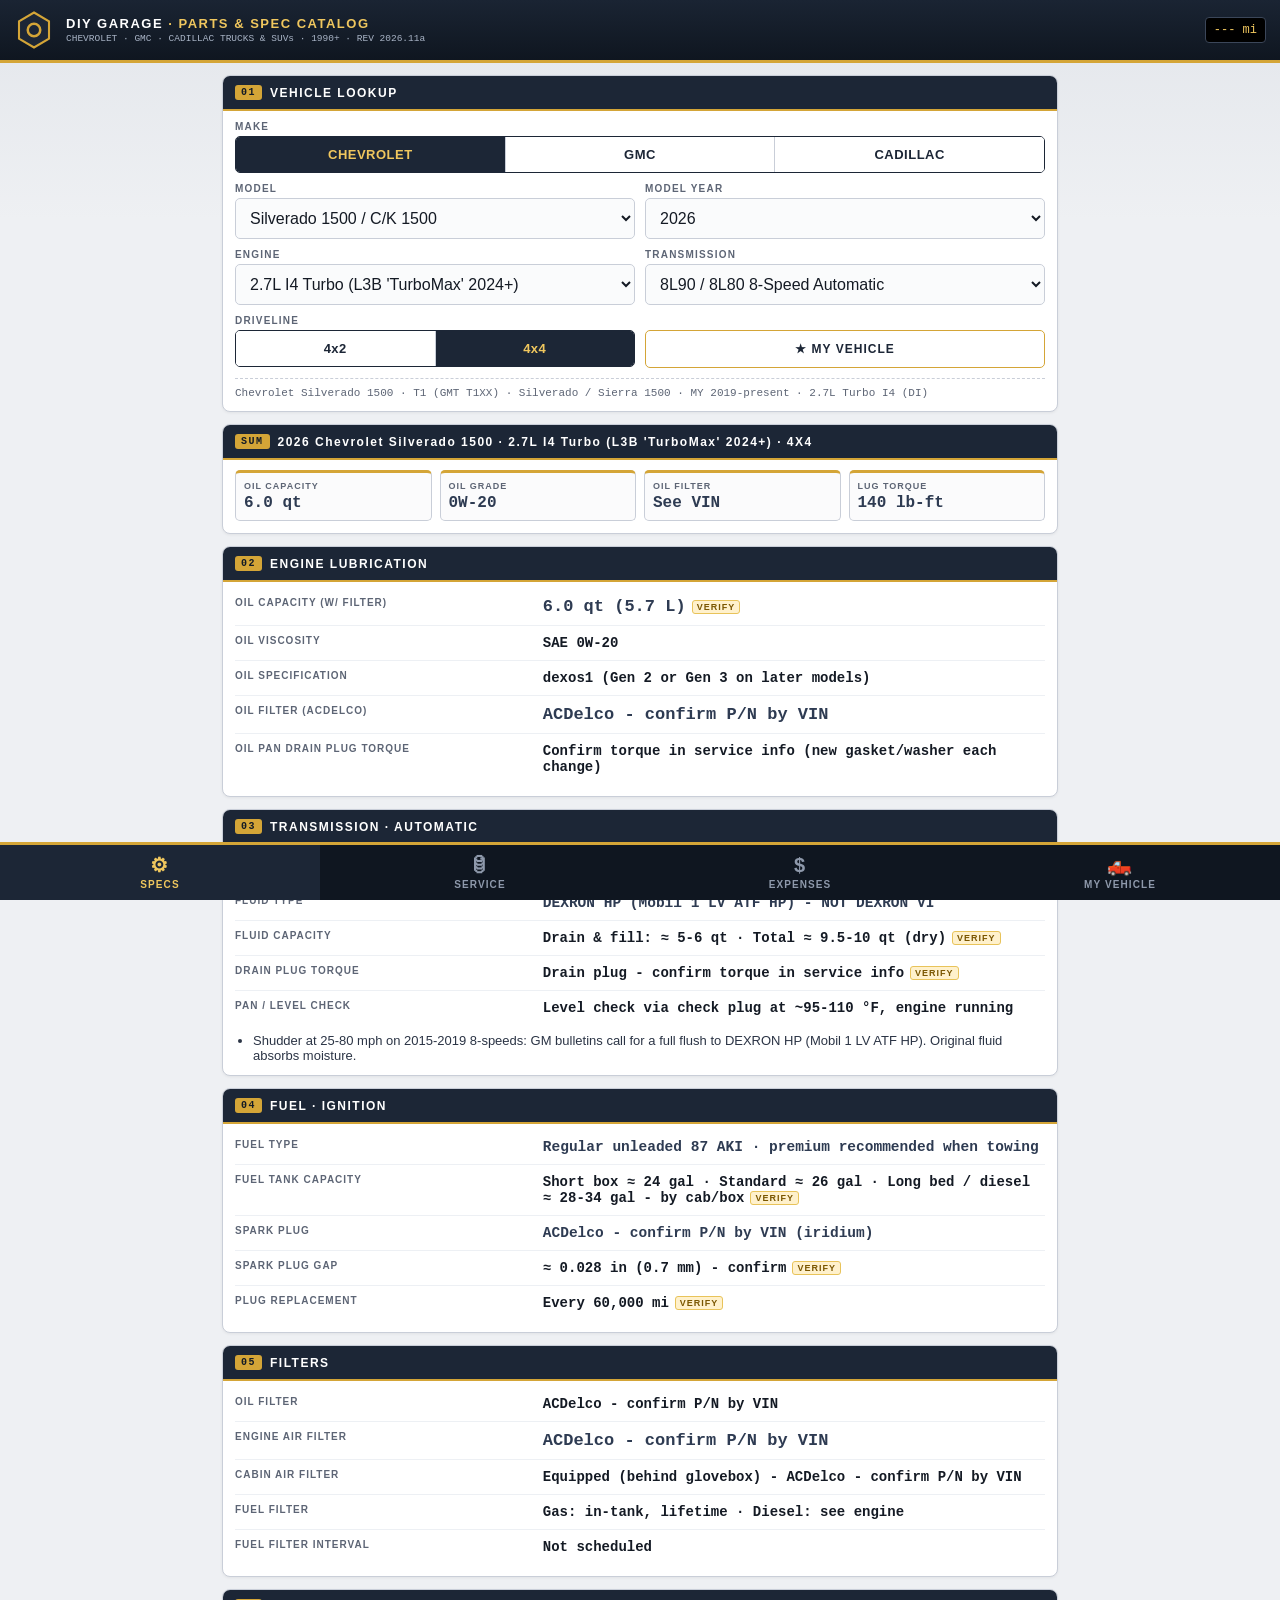
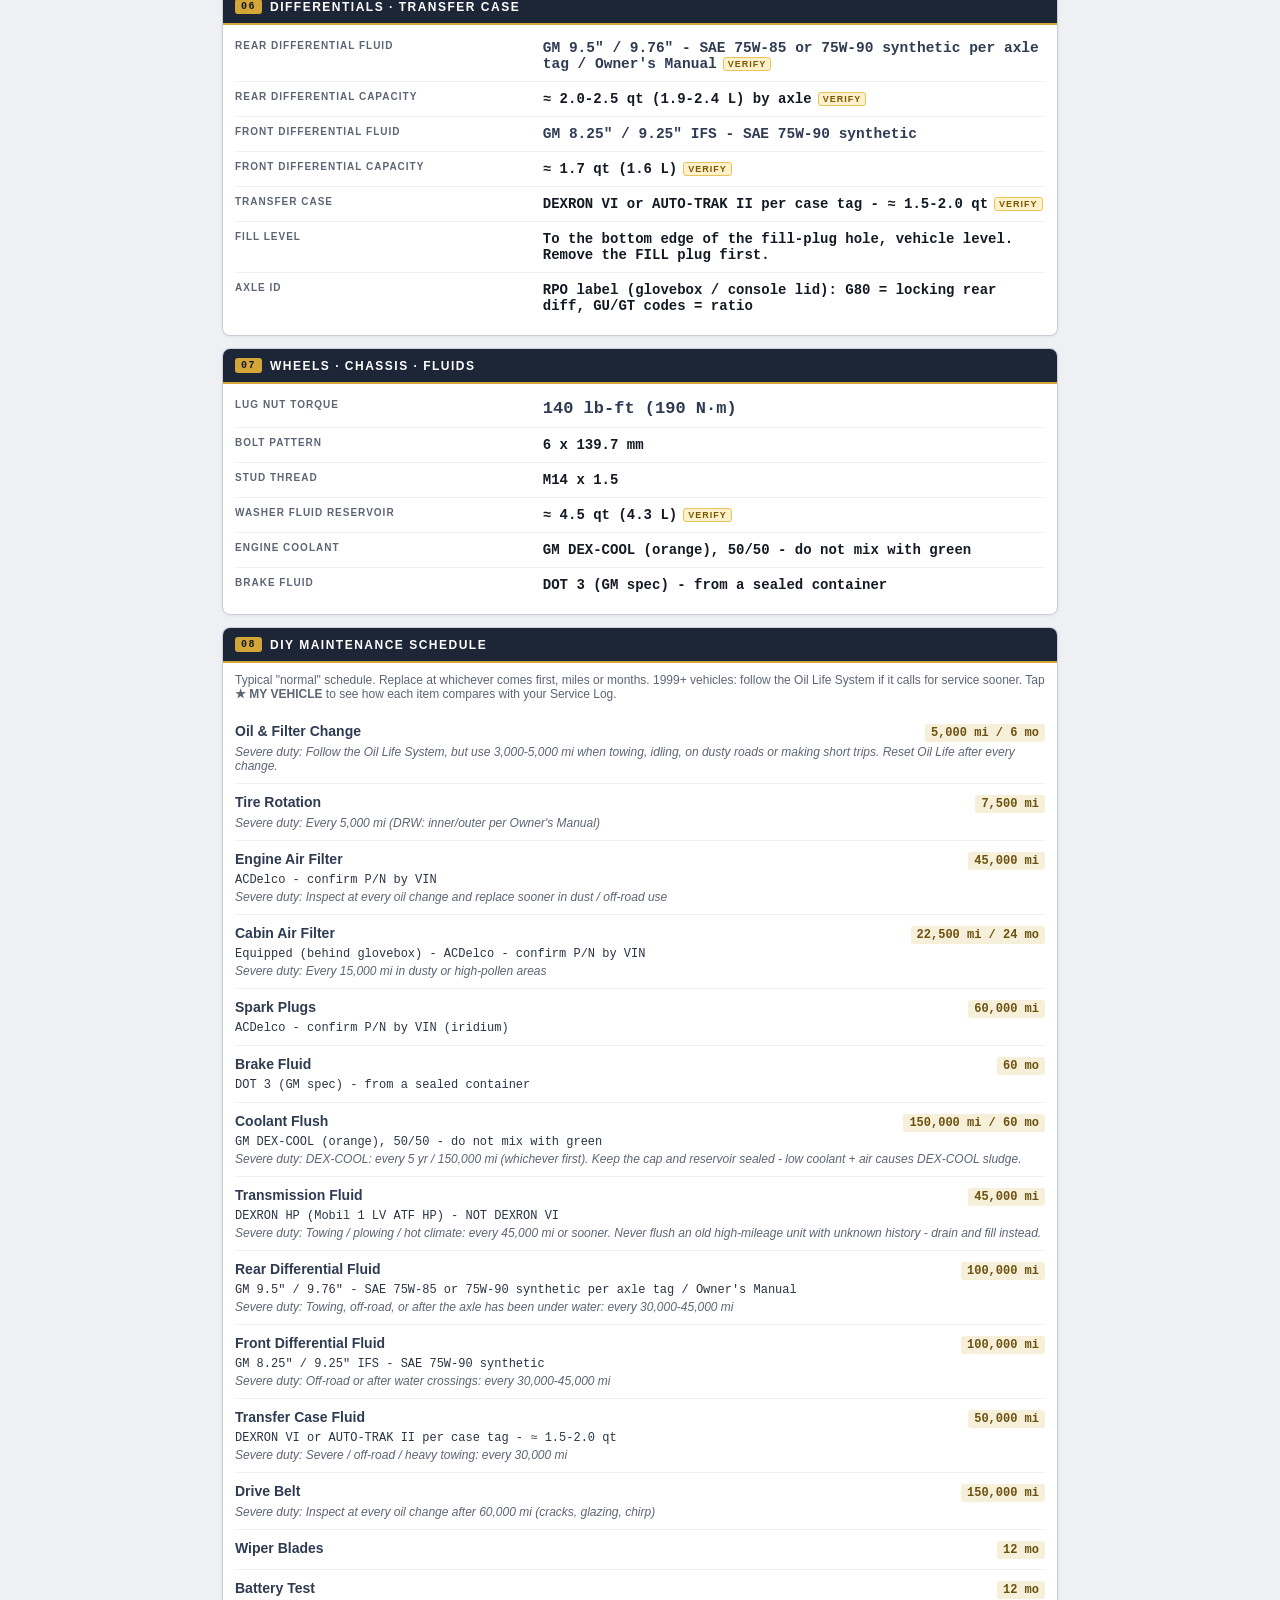
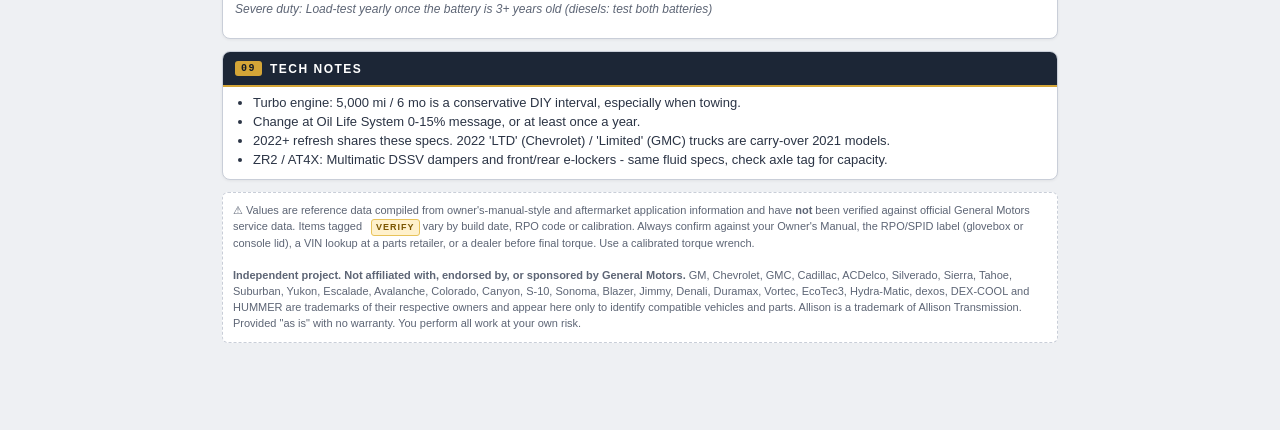
<file: index.html>
<!DOCTYPE html>
<html lang="en">
<head>
  <meta charset="UTF-8">
  <meta name="viewport" content="width=device-width, initial-scale=1, viewport-fit=cover">
  <meta name="theme-color" content="#121a26">
  <meta name="apple-mobile-web-app-capable" content="yes">
  <meta name="apple-mobile-web-app-status-bar-style" content="black-translucent">
  <meta name="apple-mobile-web-app-title" content="Truck DIY">
  <meta name="description" content="Independent DIY parts and service reference, maintenance and expense tracker for 1990-present Chevrolet, GMC and Cadillac trucks and SUVs. Not affiliated with General Motors.">
  <title>DIY Garage - GM Truck &amp; SUV Parts &amp; Spec Reference</title>
  <link rel="manifest" href="manifest.webmanifest">
  <link rel="icon" href="icon.svg" type="image/svg+xml">
  <link rel="apple-touch-icon" href="icon.svg">
  <link rel="stylesheet" href="styles.css">
</head>
<body>
  <header class="topbar">
    <div class="badge" aria-hidden="true">
      <svg viewBox="0 0 48 48"><polygon points="24,3 42,13.5 42,34.5 24,45 6,34.5 6,13.5" fill="#1c2636" stroke="#d4a537" stroke-width="2.5"/>
        <circle cx="24" cy="24" r="7.5" fill="none" stroke="#d4a537" stroke-width="3"/></svg>
    </div>
    <div class="titleblock">
      <div class="t1">DIY GARAGE <span class="gold">· PARTS &amp; SPEC CATALOG</span></div>
      <div class="t2">CHEVROLET · GMC · CADILLAC TRUCKS &amp; SUVs · 1990+ · <span id="rev"></span></div>
    </div>
    <div class="odo" id="odoChip" title="Current odometer">--- mi</div>
  </header>

  <div id="dueBanner" class="banner hidden"></div>

  <main>
    <!-- ================= SPECS TAB ================= -->
    <section id="tab-specs" class="tab active">
      <div class="card selector">
        <div class="card-h"><span class="sec">01</span> VEHICLE LOOKUP</div>
        <label>MAKE
          <div class="seg" id="segMake">
            <button data-v="Chevrolet" class="on">CHEVROLET</button><button data-v="GMC">GMC</button><button data-v="Cadillac">CADILLAC</button>
          </div>
        </label>
        <div class="grid2">
          <label>MODEL<select id="selModel"></select></label>
          <label>MODEL YEAR<select id="selYear"></select></label>
        </div>
        <div class="grid2">
          <label>ENGINE<select id="selEngine"></select></label>
          <label>TRANSMISSION<select id="selTrans"></select></label>
        </div>
        <div class="grid2">
          <label>DRIVELINE
            <div class="seg" id="segDrive"></div>
          </label>
          <label>&nbsp;<button class="btn ghost" id="btnSaveTruck">★ MY VEHICLE</button></label>
        </div>
        <div class="genline" id="genLine"></div>
      </div>

      <div id="specOut"></div>

      <p class="disclaimer">
        ⚠ Values are reference data compiled from owner's-manual-style and aftermarket application information and have
        <b>not</b> been verified against official General Motors service data. Items tagged <b class="vtag">VERIFY</b> vary by build date,
        RPO code or calibration. Always confirm against your Owner's Manual, the RPO/SPID label (glovebox or console lid),
        a VIN lookup at a parts retailer, or a dealer before final torque. Use a calibrated torque wrench.
        <br><br>
        <b>Independent project. Not affiliated with, endorsed by, or sponsored by General Motors.</b>
        GM, Chevrolet, GMC, Cadillac, ACDelco, Silverado, Sierra, Tahoe, Suburban, Yukon, Escalade, Avalanche, Colorado, Canyon,
        S-10, Sonoma, Blazer, Jimmy, Denali, Duramax, Vortec, EcoTec3, Hydra-Matic, dexos, DEX-COOL and HUMMER are trademarks of their
        respective owners and appear here only to identify compatible vehicles and parts. Allison is a trademark of Allison Transmission.
        Provided "as is" with no warranty. You perform all work at your own risk.
      </p>
    </section>

    <!-- ================= SERVICE LOG TAB ================= -->
    <section id="tab-log" class="tab">
      <div class="card">
        <div class="card-h"><span class="sec">10</span> NEXT SERVICE DUE</div>
        <div id="nextDue" class="nextdue"></div>
        <div class="row-btns">
          <button class="btn" id="btnNotify">🔔 ENABLE REMINDERS</button>
          <button class="btn ghost" id="btnIcs">📅 ADD TO CALENDAR</button>
        </div>
      </div>

      <div class="card">
        <div class="card-h"><span class="sec">11</span> UPDATE ODOMETER</div>
        <div class="grid2">
          <label>CURRENT MILEAGE<input type="number" id="odoInput" inputmode="numeric" placeholder="e.g. 84250"></label>
          <label>&nbsp;<button class="btn" id="btnOdo">UPDATE</button></label>
        </div>
      </div>

      <div class="card">
        <div class="card-h"><span class="sec">12</span> LOG A SERVICE</div>
        <form id="logForm">
          <div class="grid2">
            <label>SERVICE<select id="logType"></select></label>
            <label>DATE<input type="date" id="logDate" required></label>
            <label>MILEAGE<input type="number" id="logMiles" inputmode="numeric" required></label>
            <label>COST ($)<input type="number" id="logCost" step="0.01" inputmode="decimal"></label>
          </div>
          <label>PARTS / OIL USED / NOTES<textarea id="logNotes" rows="2" placeholder="ACDelco filter, 8 qt 0W-20 dexos1, reset Oil Life to 100%"></textarea></label>
          <button class="btn full" type="submit">+ RECORD SERVICE</button>
        </form>
      </div>

      <div class="card">
        <div class="card-h"><span class="sec">13</span> SERVICE HISTORY
          <span class="right"><button class="link" id="btnExport">EXPORT</button> · <label class="link">IMPORT<input type="file" id="fileImport" accept=".json" hidden></label></span>
        </div>
        <div id="history"></div>
      </div>
    </section>

    <!-- ================= EXPENSES TAB ================= -->
    <section id="tab-exp" class="tab">
      <div class="card">
        <div class="card-h"><span class="sec">30</span> SPENDING SUMMARY
          <span class="right"><button class="link" id="btnExpCsv">EXPORT CSV</button></span>
        </div>
        <label>PERIOD
          <select id="expPeriod">
            <option value="all">All time</option>
            <option value="ytd">This year</option>
            <option value="30">Last 30 days</option>
            <option value="90">Last 90 days</option>
            <option value="365">Last 12 months</option>
          </select>
        </label>
        <div class="hero" id="expKpis"></div>
      </div>

      <div class="card">
        <div class="card-h"><span class="sec">31</span> BY CATEGORY</div>
        <div id="expBreakdown"></div>
      </div>

      <div class="card">
        <div class="card-h"><span class="sec">32</span> ADD AN EXPENSE</div>
        <form id="expForm">
          <div class="grid2">
            <label>CATEGORY<select id="expCat"></select></label>
            <label>AMOUNT ($)<input type="number" id="expAmt" step="0.01" min="0" inputmode="decimal" required></label>
            <label>DATE<input type="date" id="expDate" required></label>
            <label>MILEAGE (OPTIONAL)<input type="number" id="expMiles" inputmode="numeric"></label>
          </div>
          <label>DESCRIPTION<input type="text" id="expDesc" placeholder="e.g. 2&quot; leveling kit, LED headlights, brake pads" required></label>
          <label>VENDOR / STORE<input type="text" id="expVendor" placeholder="e.g. RockAuto, dealer, AutoZone"></label>
          <label>NOTES<textarea id="expNotes" rows="2" placeholder="Part numbers, warranty info, install notes"></textarea></label>
          <button class="btn full" type="submit">+ RECORD EXPENSE</button>
        </form>
        <p class="hint">Costs you enter on a Service Log record are included here automatically as <b>Maintenance</b>, so you don't need to enter them twice.</p>
      </div>

      <div class="card">
        <div class="card-h"><span class="sec">33</span> EXPENSE HISTORY</div>
        <label>SHOW
          <select id="expFilterCat"><option value="all">All categories</option></select>
        </label>
        <div id="expList"></div>
      </div>
    </section>

    <!-- ================= MY VEHICLE TAB ================= -->
    <section id="tab-truck" class="tab">
      <div class="card">
        <div class="card-h"><span class="sec">20</span> MY VEHICLE</div>
        <div id="myTruck"></div>
        <div class="grid2">
          <label>NICKNAME<input type="text" id="setName" placeholder="Old Red"></label>
          <label>VIN (OPTIONAL)<input type="text" id="setVin" maxlength="17" placeholder="1GCUYDED..."></label>
        </div>
      </div>
      <div class="card">
        <div class="card-h"><span class="sec">21</span> OIL CHANGE INTERVAL</div>
        <p class="hint">Defaults are set per engine. Most 1999+ GM vehicles have an Oil Life System: change when it reads 0-15%, or at least once a year. Shorten the interval for severe duty (towing, idling, dusty roads, short trips, extreme heat or cold).</p>
        <div class="grid2">
          <label>EVERY (MILES)<input type="number" id="setMi" inputmode="numeric"></label>
          <label>OR EVERY (MONTHS)<input type="number" id="setMo" inputmode="numeric"></label>
          <label>REMIND ME EARLY (MILES)<input type="number" id="setWarn" inputmode="numeric" value="500"></label>
          <label>&nbsp;<button class="btn ghost" id="btnDefaults">RESET TO ENGINE DEFAULT</button></label>
        </div>
        <button class="btn full" id="btnSaveSettings">SAVE SETTINGS</button>
      </div>
      <div class="card">
        <div class="card-h"><span class="sec">22</span> DATA</div>
        <p class="hint">All data is stored on this device only (no account and nothing sent to the cloud). Use Export in the Service Log to back up your vehicle, service history and expenses together.</p>
        <button class="btn danger full" id="btnWipe">ERASE ALL LOCAL DATA</button>
      </div>
    </section>
  </main>

  <nav class="tabbar">
    <button data-tab="specs" class="on"><span>⚙</span>SPECS</button>
    <button data-tab="log"><span>🛢</span>SERVICE</button>
    <button data-tab="exp"><span>$</span>EXPENSES</button>
    <button data-tab="truck"><span>🛻</span>MY VEHICLE</button>
  </nav>

  <div id="toast" class="toast"></div>

  <script src="data-core.js"></script>
  <script src="data-lt.js"></script>
  <script src="data-hd.js"></script>
  <script src="data-suv.js"></script>
  <script src="data-mid.js"></script>
  <script src="data-ev.js"></script>
  <script src="data-finalize.js"></script>
  <script src="app.js"></script>
</body>
</html>
</file>
<file: styles.css>
/* DIY Garage - GM truck & SUV parts/spec catalog - independent "parts catalog" theme */
:root{
  --navy:#121a26;      /* header charcoal-navy */
  --navy2:#1c2636;
  --steel:#2e3b52;
  --gold:#d4a537;      /* accent */
  --gold2:#f0c75e;
  --ink:#141a24;
  --paper:#eef0f3;
  --line:#c9ced8;
  --muted:#5d6575;
  --accent:#2e3b52;
  --ok:#0a7d38; --warn:#c77700; --bad:#c41e1e;
  --mono: ui-monospace, "SFMono-Regular", Consolas, "Roboto Mono", Menlo, monospace;
  --sans: -apple-system, "Segoe UI", Roboto, "Helvetica Neue", Arial, sans-serif;
}
*{box-sizing:border-box;-webkit-tap-highlight-color:transparent}
html,body{margin:0;padding:0;overflow-x:hidden}
body{
  font-family:var(--sans);color:var(--ink);
  background:var(--paper) linear-gradient(180deg,#e3e6eb 0,var(--paper) 220px) no-repeat;
  padding-bottom:calc(72px + env(safe-area-inset-bottom));
}
.hidden,[hidden]{display:none!important}

/* ---------- header ---------- */
.topbar{
  position:sticky;top:0;z-index:10;display:flex;align-items:center;gap:12px;
  padding:calc(10px + env(safe-area-inset-top)) 14px 10px;
  background:linear-gradient(180deg,#1a2433,#0f1620);color:#fff;
  border-bottom:3px solid var(--gold);
}
.badge{width:40px;height:40px;flex:none}
.badge svg{width:100%;height:100%;display:block}
.titleblock{flex:1;min-width:0}
.t1{font-weight:800;letter-spacing:1.5px;font-size:13px;white-space:nowrap;overflow:hidden;text-overflow:ellipsis}
.t1 .gold{color:var(--gold2);font-weight:700}
.t2{font-family:var(--mono);font-size:9.5px;color:#a9b4c6;margin-top:2px;white-space:nowrap;overflow:hidden;text-overflow:ellipsis}
.odo{font-family:var(--mono);font-size:12px;background:#000;border:1px solid #3b4659;
  padding:5px 8px;border-radius:4px;color:var(--gold2);white-space:nowrap}

/* ---------- banner ---------- */
.banner{margin:10px 12px 0;padding:10px 12px;border-radius:6px;font-weight:700;font-size:14px;
  display:flex;gap:10px;align-items:center;border-left:6px solid}
.banner.warn{background:#fff4e0;border-color:var(--warn);color:#7a4900}
.banner.bad{background:#fde8e8;border-color:var(--bad);color:#8a1010}

main{padding:12px;max-width:860px;margin:0 auto}
.tab{display:none}.tab.active{display:block}

/* ---------- cards ---------- */
.card{background:#fff;border:1px solid var(--line);border-radius:8px;margin-bottom:12px;
  box-shadow:0 1px 3px #0000000f;overflow:hidden}
.card-h{background:var(--navy2);color:#fff;font-weight:800;font-size:12px;letter-spacing:1.5px;
  padding:9px 12px;display:flex;align-items:center;gap:8px;border-bottom:2px solid var(--gold)}
.card-h .right{margin-left:auto;font-weight:600;letter-spacing:.5px}
.sec{font-family:var(--mono);font-size:10px;background:var(--gold);color:var(--navy);padding:2px 6px;border-radius:3px;font-weight:800}
.card > *:not(.card-h){margin-left:12px;margin-right:12px}
.card > *:last-child{margin-bottom:12px}
.card form{margin-top:8px}

label{display:block;font-size:10px;font-weight:800;letter-spacing:1.2px;color:var(--muted);margin-top:10px}
select,input,textarea{
  display:block;width:100%;margin-top:4px;padding:10px;font-size:16px;font-family:var(--sans);
  border:1px solid var(--line);border-radius:5px;background:#fafbfc;color:var(--ink)}
select:focus,input:focus,textarea:focus{outline:2px solid var(--gold);border-color:transparent}
.grid2{display:grid;grid-template-columns:minmax(0,1fr) minmax(0,1fr);gap:0 10px}
.grid2 > *,.hero > *,.nextdue > *{min-width:0}

.seg{display:flex;flex-wrap:nowrap;margin-top:4px;border:1px solid var(--navy2);border-radius:5px;overflow:hidden}
.seg button{flex:1;padding:10px 4px;border:0;background:#fff;font-weight:800;color:var(--navy2);font-size:13px;white-space:nowrap;cursor:pointer;letter-spacing:.5px}
.seg button + button{border-left:1px solid var(--line)}
.seg button.on{background:var(--navy2);color:var(--gold2)}

.btn{display:inline-block;width:100%;margin-top:4px;padding:11px;border:0;border-radius:5px;
  background:var(--navy2);color:#fff;font-weight:800;letter-spacing:1px;font-size:12px;cursor:pointer;
  white-space:nowrap;overflow:hidden;text-overflow:ellipsis}
.btn:active{transform:translateY(1px)}
.btn.ghost{background:#fff;color:var(--navy2);border:1px solid var(--gold)}
.btn.danger{background:var(--bad)}
.btn.full{margin-top:12px}
.row-btns{display:grid;grid-template-columns:1fr 1fr;gap:10px}
.link{background:none;border:0;color:var(--gold2);font-weight:700;font-size:11px;cursor:pointer;padding:0;margin:0;letter-spacing:.5px;display:inline}

.genline{font-family:var(--mono);font-size:11px;color:var(--muted);margin-top:10px;padding-top:8px;border-top:1px dashed var(--line)}

/* ---------- spec tables ---------- */
.spec{width:calc(100% - 24px);border-collapse:collapse;margin-top:6px;table-layout:fixed}
.spec tr{border-bottom:1px solid #edf0f4}
.spec tr:last-child{border-bottom:0}
.spec th{text-align:left;font-size:10px;letter-spacing:1px;color:var(--muted);font-weight:800;
  padding:9px 8px 9px 0;width:38%;vertical-align:top;text-transform:uppercase}
.spec td{font-family:var(--mono);font-size:14px;font-weight:600;padding:9px 0;color:var(--ink);overflow-wrap:anywhere}
.spec td.big{font-size:17px;color:var(--steel)}
.spec td.big.long{font-size:14.5px}
.vtag{display:inline-block;font-family:var(--sans);font-size:9px;font-weight:800;letter-spacing:1px;
  background:#fff1cc;color:#7a5600;border:1px solid #e8c35a;border-radius:3px;padding:1px 4px;margin-left:6px;vertical-align:middle}
.copy{border:0;background:none;color:var(--gold);font-size:13px;cursor:pointer;margin-left:4px}

.hero{display:grid;grid-template-columns:repeat(2,1fr);gap:8px;margin-top:10px}
@media(min-width:640px){.hero{grid-template-columns:repeat(4,1fr)}}
.kpi{border:1px solid var(--line);border-top:3px solid var(--gold);border-radius:5px;padding:8px;background:#fbfbfc}
.kpi .k{font-size:9px;font-weight:800;letter-spacing:1px;color:var(--muted)}
.kpi .v{font-family:var(--mono);font-weight:800;font-size:16px;color:var(--steel);margin-top:3px;overflow-wrap:anywhere}

.notes{margin:8px 12px 12px;padding:0 0 0 18px;font-size:13px;color:#2b3445}
.notes li{margin:4px 0}

.disclaimer{font-size:11px;color:var(--muted);line-height:1.45;background:#fff;border:1px dashed var(--line);padding:10px;border-radius:6px}
.hint{font-size:12px;color:var(--muted);margin-top:10px}

/* ---------- service ---------- */
.nextdue{display:grid;grid-template-columns:1fr 1fr;gap:10px;margin-top:12px}
.gauge{border:1px solid var(--line);border-radius:6px;padding:10px;text-align:center}
.gauge .k{font-size:10px;font-weight:800;letter-spacing:1px;color:var(--muted)}
.gauge .v{font-family:var(--mono);font-size:22px;font-weight:800;margin:4px 0}
.gauge .s{font-size:11px;color:var(--muted)}
.bar{height:8px;background:#e8ecf2;border-radius:4px;overflow:hidden;margin-top:6px}
.bar i{display:block;height:100%;background:var(--ok)}
.ok .v{color:var(--ok)} .warn .v{color:var(--warn)} .bad .v{color:var(--bad)}
.warn .bar i{background:var(--warn)} .bad .bar i{background:var(--bad)}
.empty{font-size:13px;color:var(--muted);padding:12px 0;text-align:center}

.hist{list-style:none;padding:0;margin:6px 12px 12px}
.hist li{border-bottom:1px solid #edf0f4;padding:10px 0;display:grid;grid-template-columns:1fr auto;gap:2px 10px}
.hist .ty{font-weight:800;font-size:14px;color:var(--steel)}
.hist .mi{font-family:var(--mono);font-size:13px;text-align:right}
.hist .dt{font-family:var(--mono);font-size:11px;color:var(--muted)}
.hist .del{border:0;background:none;color:var(--bad);font-size:11px;font-weight:700;text-align:right;cursor:pointer}
.hist .nt{grid-column:1/-1;font-size:12px;color:#2b3445}

/* ---------- maintenance schedule ---------- */
.sched{list-style:none;padding:0;margin:6px 12px 12px}
.sched li{border-bottom:1px solid #edf0f4;padding:10px 0}
.sched li:last-child{border-bottom:0}
.sx-h{display:flex;justify-content:space-between;gap:10px;align-items:baseline}
.sx-h b{color:var(--steel);font-size:14px}
.every{font-family:var(--mono);font-size:12px;font-weight:700;white-space:nowrap;background:#f6efd9;color:#6b5210;padding:2px 6px;border-radius:3px}
.sub{font-size:12px;color:#2b3445;margin-top:3px;font-family:var(--mono)}
.sub.sev{color:var(--muted);font-family:var(--sans);font-style:italic}
.chip{display:inline-block;margin-top:6px;font-size:9px;font-weight:800;letter-spacing:1px;padding:2px 6px;border-radius:3px;background:#e8ecf2;color:var(--muted)}
.chip.ok{background:#e3f5ea;color:var(--ok)} .chip.warn{background:#fff1cc;color:#7a5600} .chip.bad{background:#fde8e8;color:var(--bad)}

/* ---------- expenses ---------- */
.kpi.wide{grid-column:1/-1}
.kpi .kk{font-size:11px;color:var(--muted);margin-top:2px}
.bars{list-style:none;padding:0;margin:8px 12px 12px}
.bars li{display:grid;grid-template-columns:minmax(0,1.3fr) minmax(0,2fr) auto 34px;gap:8px;align-items:center;padding:5px 0;font-size:12px}
.bars .bl{font-weight:700;overflow:hidden;text-overflow:ellipsis;white-space:nowrap}
.bars .bt{height:10px;background:#e8ecf2;border-radius:5px;overflow:hidden}
.bars .bt i{display:block;height:100%;border-radius:5px}
.bars .bv{font-family:var(--mono);font-weight:700;text-align:right}
.bars .bp{font-family:var(--mono);color:var(--muted);text-align:right}
.cat{display:inline-block;color:#fff;font-family:var(--sans);font-size:9px;font-weight:800;letter-spacing:.5px;padding:1px 5px;border-radius:3px;margin-right:4px;text-transform:uppercase}
.src{font-size:9px;font-weight:800;letter-spacing:1px;color:var(--muted);text-align:right}

/* ---------- tab bar ---------- */
.tabbar{position:fixed;left:0;right:0;bottom:0;display:flex;background:#0f1620;border-top:3px solid var(--gold);
  padding-bottom:env(safe-area-inset-bottom);z-index:20}
.tabbar button{flex:1;border:0;background:none;color:#8e99ab;font-weight:800;font-size:10px;letter-spacing:1.1px;padding:8px 0 10px;cursor:pointer}
.tabbar button span{display:block;font-size:20px;margin-bottom:2px}
.tabbar button.on{color:var(--gold2);background:#1c2636}

.toast{position:fixed;left:50%;bottom:90px;transform:translateX(-50%) translateY(20px);opacity:0;
  background:#141a24;color:#fff;padding:10px 16px;border-radius:20px;font-size:13px;font-weight:600;
  transition:.25s;pointer-events:none;z-index:30;border:1px solid var(--gold)}
.toast.show{opacity:1;transform:translateX(-50%) translateY(0)}

@media (prefers-color-scheme: dark){
  :root{--paper:#0b0f16;--line:#28324a;--ink:#e6eaf2;--muted:#8d97aa}
  body{background:var(--paper)}
  .card,.disclaimer,.kpi,select,input,textarea,.seg button{background:#131a26;color:var(--ink)}
  .spec td.big,.kpi .v,.hist .ty,.sx-h b{color:var(--gold2)}
  .spec tr,.hist li,.sched li{border-color:#1d2638}
  .every{background:#2a2414;color:var(--gold2)} .sub{color:#c8d0df}
  .btn.ghost{background:transparent;color:var(--gold2)}
  .seg button.on{background:#2e3b52;color:var(--gold2)}
  .notes,.hist .nt{color:#c8d0df}
  .bar,.bars .bt{background:#1d2638}
}
</file>
